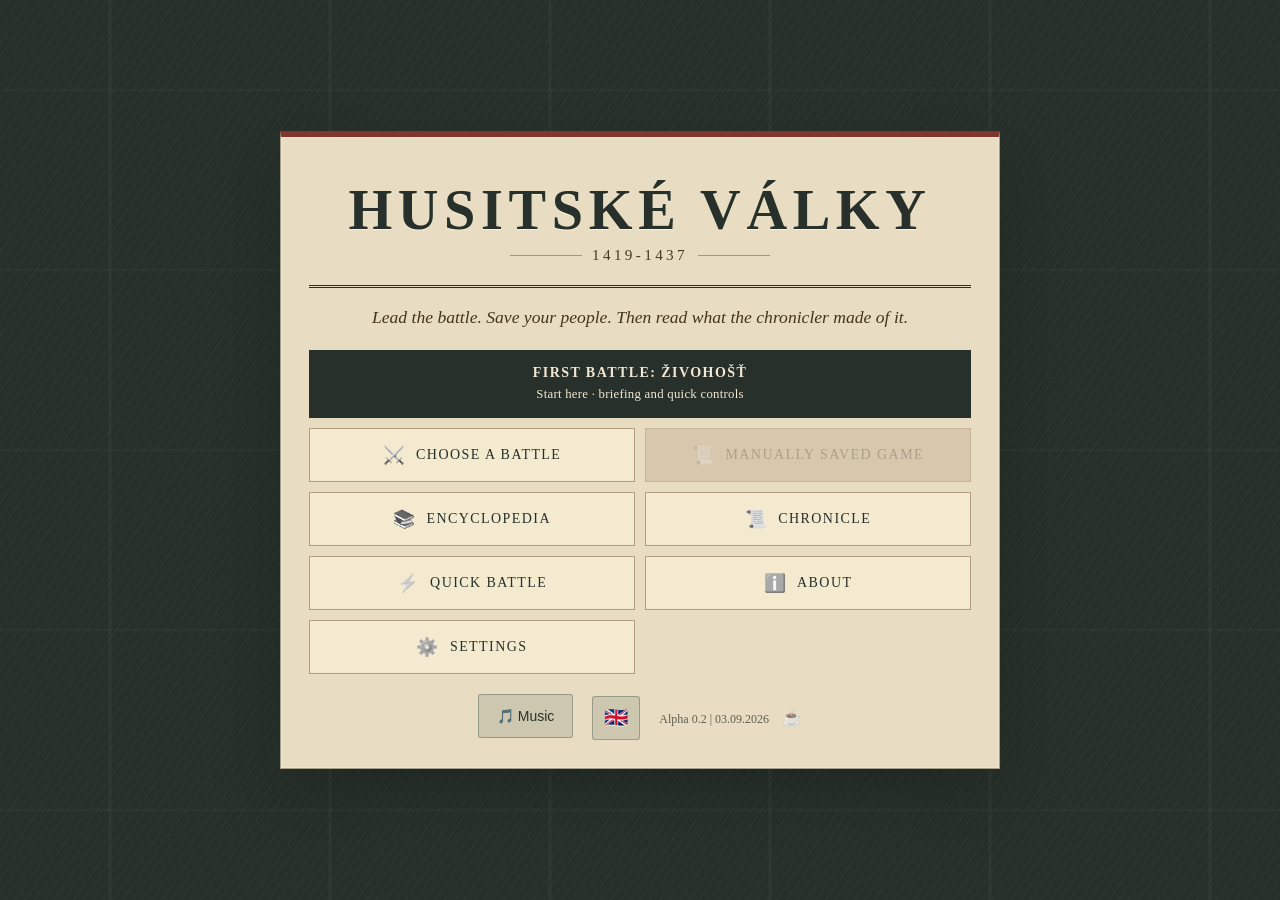
<file: index.html>
<!DOCTYPE html>
<html lang="cs">
<head>
    <meta charset="UTF-8">
    <meta name="viewport" content="width=device-width, initial-scale=1.0, viewport-fit=cover">
    <title>Husitské Války - Tahová Strategie</title>
    <meta name="description" content="Historická tahová strategie o husitských válkách. Veďte husitská vojska Jana Žižky v bitvách 15. století. | Historical turn-based strategy about Hussite Wars. Lead Jan Žižka's armies in 15th century battles.">
    <meta name="keywords" content="husité, husitské války, Jan Žižka, tahová strategie, historická hra, středověk, Čechy, strategy game, turn-based, medieval, Bohemia">
    <meta name="author" content="Josef Šlerka">

    <!-- Open Graph / Facebook -->
    <meta property="og:type" content="website">
    <meta property="og:title" content="Husitské Války - Tahová Strategie">
    <meta property="og:description" content="Historická tahová strategie o husitských válkách. Veďte husitská vojska Jana Žižky v bitvách 15. století.">

    <!-- Twitter -->
    <meta property="twitter:card" content="summary_large_image">
    <meta property="twitter:title" content="Husitské Války - Tahová Strategie">
    <meta property="twitter:description" content="Historická tahová strategie o husitských válkách. Veďte husitská vojska Jana Žižky v bitvách 15. století.">

    <link rel="stylesheet" href="style.css?v=8.12">
</head>
<body class="booting">
    <section id="startup-status" class="startup-status">
        <h1>Husitské války</h1>
        <p id="startup-loading" role="status">Načítání hry… / Loading the game…</p>
        <div id="startup-error" class="hidden" role="alert">
            <h2>Hru se nepodařilo načíst / The game could not load</h2>
            <p>Nepodařilo se načíst překlady. Obnovte stránku a zkontrolujte připojení. Pokud máte stažené soubory, spusťte v jejich složce <code>python3 -m http.server 8000</code> a otevřete <a href="http://localhost:8000">localhost:8000</a>, nikoli samotný index.html.</p>
            <p lang="en">The translations could not load. Reload the page and check your connection. For downloaded files, run the command above in the game folder and open localhost:8000 instead of opening index.html directly.</p>
            <button id="btn-startup-retry" class="btn-primary">Zkusit znovu / Try again</button>
        </div>
        <noscript><p>Hra vyžaduje zapnutý JavaScript. / This game requires JavaScript.</p></noscript>
    </section>
    <!-- Hlavní menu -->
    <div id="main-menu" class="screen">
        <div class="menu-background">
            <div class="menu-content">
                <div class="game-logo">
                    <img src="imgs/novelogo.png" alt="Hussite Wars" class="logo-image">
                    <div class="menu-title-mark">
                        <span class="menu-title-main">Husitské války</span>
                        <span class="menu-title-sub">1419-1437</span>
                    </div>
                </div>

                <p class="menu-promise" data-i18n="onboarding.promise"></p>
                <p class="test-build-notice" data-i18n="deployment.testNotice"></p>
                <nav class="menu-buttons-grid">
                    <button id="btn-first-battle" class="menu-btn primary">
                        <span class="btn-text" data-i18n="onboarding.firstBattle"></span>
                        <span class="first-battle-note" data-i18n="onboarding.firstBattleNote"></span>
                    </button>
                    <button id="btn-resume-auto" class="menu-btn hidden">
                        <span class="btn-text" data-i18n="touch.resumeAuto"></span>
                        <span class="first-battle-note" id="autosave-summary"></span>
                    </button>
                    <button id="btn-new-campaign" class="menu-btn">
                        <span class="btn-icon">⚔️</span>
                        <span class="btn-text" data-i18n="menu.newGame"></span>
                    </button>
                    <button id="btn-continue" class="menu-btn" disabled>
                        <span class="btn-icon">📜</span>
                        <span class="btn-text" data-i18n="touch.manualSave"></span>
                    </button>
                    <button id="btn-encyclopedia" class="menu-btn">
                        <span class="btn-icon">📚</span>
                        <span class="btn-text" data-i18n="menu.encyclopedia"></span>
                    </button>
                    <button id="btn-chronicle" class="menu-btn">
                        <span class="btn-icon">📜</span>
                        <span class="btn-text" data-i18n="menu.chronicle"></span>
                    </button>
                    <button id="btn-quick-battle" class="menu-btn">
                        <span class="btn-icon">⚡</span>
                        <span class="btn-text" data-i18n="menu.quickBattle"></span>
                    </button>
                    <button id="btn-about" class="menu-btn">
                        <span class="btn-icon">ℹ️</span>
                        <span class="btn-text" data-i18n="menu.about"></span>
                    </button>
                    <button id="btn-settings" class="menu-btn">
                        <span class="btn-icon">⚙️</span>
                        <span class="btn-text" data-i18n="menu.settings"></span>
                    </button>
                </nav>

                <p id="save-load-error" class="hidden" role="alert"></p>
                <div class="menu-footer">
                    <button id="btn-menu-music" class="music-btn" data-i18n-title="menu.music">
                        <span data-i18n="menu.music"></span>
                    </button>
                    <button id="btn-language-toggle" class="language-toggle-btn" title="Změnit jazyk / Change Language">
                        <span id="current-lang-flag">🇨🇿</span>
                    </button>
                    <div class="version-info">
                        <span data-i18n="menu.version">Alpha 0.2 | 03.09.2026</span>
                        <a href="https://buymeacoffee.com/josefslerka" target="_blank" class="support-link" title="Podpořit vývoj">☕</a>
                    </div>
                </div>
            </div>
        </div>
    </div>

    <div id="game-container" class="screen hidden">
        <header id="game-header">
            <div class="header-left">
                <img src="imgs/novelogo.png" alt="Hussite Wars" class="header-logo" id="logo-home-btn" title="Zpět na hlavní menu">
            </div>
            <div class="header-center">
                <h1 id="battle-name">Bitva u Sudoměře</h1>
                <span id="battle-date">25. března 1420</span>
                <div id="objective-hud" class="hidden">
                    <span class="objective-hud-icon">🎯</span>
                    <span id="objective-hud-text"></span>
                </div>
                <div id="phase-panel" class="hidden">
                    <span id="phase-icon">⚔</span>
                    <span id="phase-name"></span>
                    <span id="phase-description"></span>
                </div>
            </div>
            <div id="turn-info">
                <span id="current-player"></span>
                <span id="turn-number"></span>
            </div>
        </header>

        <main id="game-main">
            <!-- Minimapa - fixně pozicovaná v rámci game-main -->
            <canvas id="minimap"></canvas>

            <aside id="unit-panel" class="empty-unit-panel">
                <button class="panel-toggle" id="toggle-left" data-i18n-title="onboarding.togglePanel" title="Sbalit / rozbalit postranní panel" aria-controls="unit-info unit-actions">◀</button>
                <h2 data-i18n="game.unit"></h2>
                <div id="unit-info">
                    <p class="no-selection" data-i18n="game.selectUnit"></p>
                </div>
                <div id="unit-actions" class="hidden">
                    <button id="btn-attack" disabled data-i18n="game.attack"></button>
                    <button id="btn-defend" data-i18n="game.defend"></button>
                    <button id="btn-formation" class="hidden"></button>
                    <button id="btn-formation-line" class="hidden"></button>
                    <button id="btn-formation-march" class="hidden"></button>
                    <button id="btn-undo" class="hidden">↩ <span data-i18n="game.undo"></span></button>
                </div>
            </aside>

            <div id="map-container">
                <div id="map-surface">
                    <canvas id="game-canvas" data-i18n-aria-label="touch.battlefield" aria-label="Bojiště"></canvas>
                    <div id="order-marker" class="hidden" aria-hidden="true"></div>
                </div>
                <div id="tooltip" class="hidden"></div>
                <!-- Panel cílů mise -->
                <div id="objectives-panel" class="hidden">
                    <div class="objectives-header">
                        <h3 data-i18n="game.objectivesTitle">Cíle mise</h3>
                        <button id="btn-close-objectives" class="close-btn">&times;</button>
                    </div>
                    <div id="objectives-content">
                        <div class="objective primary">
                            <span class="objective-status">○</span>
                            <span class="objective-text" id="primary-objective"></span>
                        </div>
                        <div id="secondary-objectives"></div>
                    </div>
                </div>
            </div>

            <aside id="info-panel">
                <button class="panel-toggle" id="toggle-right" data-i18n-title="onboarding.togglePanel" title="Sbalit / rozbalit postranní panel" aria-controls="army-overview">▶</button>
                <h2 data-i18n="game.overview">Přehled</h2>
                <div id="army-overview">
                    <div class="army-section hussites" id="hussite-section">
                        <h3>
                            <span class="faction-icon">⚔</span>
                            <span class="faction-name">Husité</span>
                            <span class="faction-count">0/0</span>
                        </h3>
                        <div class="morale-bar" id="hussite-morale" title="">
                            <div class="morale-bar-fill" id="hussite-morale-fill"></div>
                            <span class="morale-bar-text" id="hussite-morale-text"></span>
                        </div>
                        <ul id="hussite-units"></ul>
                    </div>
                    <div class="army-section crusaders" id="crusader-section">
                        <h3>
                            <span class="faction-icon">✝</span>
                            <span class="faction-name">Křižáci</span>
                            <span class="faction-count">0/0</span>
                        </h3>
                        <div class="morale-bar" id="crusader-morale" title="">
                            <div class="morale-bar-fill" id="crusader-morale-fill"></div>
                            <span class="morale-bar-text" id="crusader-morale-text"></span>
                        </div>
                        <ul id="crusader-units"></ul>
                    </div>
                </div>
            </aside>
            <div id="map-tools" role="group" data-i18n-aria-label="touch.camera" aria-label="Pohled na mapu">
                <button id="map-zoom-out" data-i18n-title="touch.zoomOut" data-i18n-aria-label="touch.zoomOut" aria-label="Oddálit">−</button>
                <output id="map-zoom-value" aria-live="off">100%</output>
                <button id="map-zoom-in" data-i18n-title="touch.zoomIn" data-i18n-aria-label="touch.zoomIn" aria-label="Přiblížit">+</button>
                <button id="map-center" data-i18n="touch.center"></button>
                <button id="btn-minimap" data-i18n="touch.overview" aria-controls="minimap" aria-expanded="false"></button>
            </div>
            <section id="battle-order" class="hidden" aria-labelledby="order-title">
                <strong id="order-title"></strong>
                <p id="order-hint"></p>
                <p id="order-outcome" role="status" aria-live="polite"></p>
                <details id="order-details">
                    <summary data-i18n="touch.details"></summary>
                    <div id="order-content"></div>
                </details>
                <div class="order-buttons">
                    <button id="order-cancel" data-i18n="confirm.cancel"></button>
                    <button id="order-confirm"></button>
                </div>
            </section>
        </main>

        <div id="compact-orders">
            <button id="btn-unit-sheet" aria-controls="unit-panel" aria-expanded="false" disabled>
                <span id="compact-unit-name"></span><span data-i18n="touch.orders"></span>
            </button>
            <button id="btn-clear-selection" data-i18n="touch.deselect" disabled></button>
            <button id="btn-next-unit" data-i18n="touch.nextUnit"></button>
            <button id="btn-army-sheet" data-i18n="touch.army" aria-controls="info-panel" aria-expanded="false"></button>
        </div>
        <p id="turn-guidance" class="hidden" role="status" aria-live="polite" aria-atomic="true"></p>
        <p id="autosave-status" class="hidden" role="status" aria-live="polite"></p>
        <footer id="game-footer">
            <div class="footer-main-actions">
                <button id="btn-end-turn" data-i18n="game.endTurn"></button>
                <button id="btn-choral" title="Ktož jsú boží bojovníci - jednorázový bonus +50% útok, -20% obrana na 2 kola">⚔️ <span data-i18n="game.choral"></span></button>
                <button id="btn-objectives" data-i18n-title="game.objectives">☑ <span data-i18n="game.objectives"></span></button>
            </div>
            <div class="footer-log">
                <div id="game-log">
                    <p data-i18n="messages.gameStarted">Hra zahájena. Husité začínají.</p>
                </div>
            </div>
            <div class="footer-menu">
                <button id="btn-menu" class="footer-btn" data-i18n-title="game.menu">☰ <span data-i18n="game.menu"></span></button>
                <div class="dropdown-menu">
                    <button id="btn-save" data-i18n-title="game.save">
                        <span class="btn-icon">💾</span> <span data-i18n="game.save"></span>
                    </button>
                    <button id="btn-load" data-i18n-title="game.load">
                        <span class="btn-icon">📂</span> <span data-i18n="game.load"></span>
                    </button>
                    <div class="dropdown-divider"></div>
                    <button id="btn-sound" title="Zapnout/Vypnout zvuk">
                        <span class="btn-icon">🔊</span> <span data-i18n="game.sound"></span>
                    </button>
                    <button id="btn-help" data-i18n-title="game.help">
                        <span class="btn-icon">❓</span> <span data-i18n="game.help"></span>
                    </button>
                </div>
            </div>
        </footer>
    </div>

    <div id="victory-modal" class="modal hidden">
        <div class="modal-content">
            <h2 id="victory-title">Vítězství!</h2>
            <p id="victory-message"></p>
            <button id="btn-new-game">Nová hra</button>
        </div>
    </div>

    <div id="mission-modal" class="modal hidden">
        <div class="modal-content mission-modal-content">
            <button id="mission-close" class="close-btn">&times;</button>
            <h2 data-i18n="campaign.title">Kampaň: Husitské války</h2>
            <p class="mission-subtitle" data-i18n="campaign.subtitle">1419-1437</p>

            <div id="campaign-reputation" class="campaign-reputation">
                <div class="reputation-heading">
                    <span data-i18n="campaign.reputation.label">Pověst husitských vojsk</span>
                    <strong id="campaign-reputation-value">50</strong>
                </div>
                <div class="reputation-track" aria-hidden="true">
                    <span id="campaign-reputation-fill"></span>
                </div>
                <small id="campaign-reputation-tier"></small>
            </div>

            <!-- Záložky pro akty -->
            <div id="campaign-acts" class="campaign-tabs">
                <button class="act-tab active" data-act="1">
                    <span class="act-name" data-i18n="campaign.act1.name">I. Zrození</span>
                    <span class="act-years" data-i18n="campaign.act1.years">1419-1420</span>
                </button>
                <button class="act-tab" data-act="2">
                    <span class="act-name" data-i18n="campaign.act2.name">II. Žižkova éra</span>
                    <span class="act-years" data-i18n="campaign.act2.years">1421-1424</span>
                </button>
                <button class="act-tab" data-act="3">
                    <span class="act-name" data-i18n="campaign.act3.name">III. Prokopova éra</span>
                    <span class="act-years" data-i18n="campaign.act3.years">1425-1431</span>
                </button>
                <button class="act-tab" data-act="4">
                    <span class="act-name" data-i18n="campaign.act4.name">IV. Konec</span>
                    <span class="act-years" data-i18n="campaign.act4.years">1433-1437</span>
                </button>
            </div>

            <!-- Popis aktu -->
            <div id="act-description" class="act-description">
                <p data-i18n="campaign.act1.description">První léta revoluce. Od defenestrace k obraně Prahy.</p>
            </div>

            <!-- Seznam bitev v aktu -->
            <div id="mission-list"></div>

            <div id="mission-details" class="hidden">
                <div class="mission-info">
                    <h3 id="mission-title" tabindex="-1"></h3>
                    <p id="mission-date" class="mission-date"></p>
                    <p id="mission-description"></p>
                    <div id="mission-tutorial-badge" class="tutorial-badge hidden" data-i18n="mission.tutorialBadge">📖 Tutoriál</div>

                    <div class="mission-briefing">
                        <h4 data-i18n="mission.briefing">Rozkazy</h4>
                        <p id="mission-briefing"></p>
                    </div>

                    <div class="mission-objectives">
                        <h4 data-i18n="onboarding.winGoal">Jak vyhrát</h4>
                        <ul id="mission-objectives-list"></ul>
                    </div>

                    <details id="mission-controls" class="mission-controls">
                        <summary data-i18n="onboarding.controlsTitle">Před prvním tahem</summary>
                        <p data-i18n="onboarding.noRush"></p>
                        <ol>
                            <li data-i18n="onboarding.selectStep"></li>
                            <li data-i18n="onboarding.actionStep"></li>
                            <li data-i18n="onboarding.endStep"></li>
                        </ol>
                        <p class="controls-note" data-i18n="onboarding.helpStep"></p>
                        <p class="touch-help" data-i18n="touch.help"></p>
                    </details>

                    <!-- Historické poznámky -->
                    <div id="mission-history" class="mission-history hidden">
                        <h4 data-i18n="mission.history">Historické poznámky</h4>
                        <div class="history-grid">
                            <div class="history-column">
                                <h5 data-i18n="mission.hussiteSide">Husitská strana</h5>
                                <p id="history-hussite-commanders" class="history-commanders"></p>
                                <p id="history-hussite-strength" class="history-strength"></p>
                            </div>
                            <div class="history-column">
                                <h5 data-i18n="mission.enemySide">Protivník</h5>
                                <p id="history-enemy-commanders" class="history-commanders"></p>
                                <p id="history-enemy-strength" class="history-strength"></p>
                            </div>
                        </div>
                        <div id="history-quote" class="history-quote hidden">
                            <p id="history-quote-text"></p>
                            <cite id="history-quote-source"></cite>
                        </div>
                        <p id="history-reliability" class="history-reliability"></p>
                    </div>
                </div>

                <div class="mission-actions">
                    <button id="btn-back-to-list" class="btn-secondary" data-i18n="mission.backToList">Zpět na seznam</button>
                    <button id="btn-start-mission" class="btn-primary" data-i18n="mission.startMission">Zahájit bitvu</button>
                </div>
            </div>
        </div>
    </div>

    <div id="help-modal" class="modal hidden">
        <div class="modal-content help-modal-content">
            <button id="help-close" class="help-close-btn">&times;</button>
            <h2 data-i18n="menu.encyclopedia">Encyklopedie</h2>

            <div class="help-tabs">
                <button class="help-tab active" data-tab="history" data-i18n="help.tabs.history">Historie</button>
                <button class="help-tab" data-tab="units" data-i18n="help.tabs.units">Jednotky</button>
                <button class="help-tab" data-tab="commanders" data-i18n="help.tabs.commanders">Osobnosti</button>
                <button class="help-tab" data-tab="tactics" data-i18n="help.tabs.tactics">Taktika</button>
                <button class="help-tab" data-tab="terrain" data-i18n="help.tabs.terrain">Terén</button>
                <button class="help-tab" data-tab="rules" data-i18n="help.tabs.rules">Pravidla</button>
                <button class="help-tab" data-tab="controls" data-i18n="help.tabs.controls">Ovládání</button>
                <button class="help-tab" data-tab="about" data-i18n="help.tabs.about">O hře</button>
            </div>

            <div class="help-content">
                <!-- Historie -->
                <div id="tab-history" class="help-tab-content active">
                    <h3>Husitské války (1419-1437)</h3>
                    <div class="history-section">
                        <h4>Příčiny konfliktu</h4>
                        <p>Husitské války vznikly jako reakce na upálení mistra Jana Husa na kostnickém koncilu roku 1415. Hus kritizoval prodej odpustků, bohatství církve a požadoval reformy. Jeho smrt vyvolala v Čechách vlnu odporu proti katolické církvi a římskému králi Zikmundovi Lucemburskému.</p>

                        <h4>Čtyři pražské artikuly</h4>
                        <p>Husité formulovali své požadavky ve čtyřech artikulech: svobodné kázání slova božího, přijímání pod obojí způsobou (kalich), zákaz světského panování kněží a trestání smrtelných hříchů. Kalich se stal symbolem husitského hnutí.</p>

                        <h4>Křížové výpravy</h4>
                        <p>Proti husitům bylo vyhlášeno celkem pět křížových výprav (1420, 1421, 1422, 1427, 1431). Všechny skončily porážkou křižáků. Husité pod vedením Jana Žižky a později Prokopa Holého vyvinuli revoluční vojenskou taktiku založenou na vozové hradbě a palných zbraních.</p>

                        <h4>Konec válek</h4>
                        <p>Husitské hnutí se postupně rozštěpilo na umírněné (kališníky) a radikály (tábority, sirotky). Roku 1434 v bitvě u Lipan porazili umírnění radikály. Války skončily roku 1436 basilejskými kompaktáty, která uznala přijímání pod obojí.</p>
                    </div>
                </div>

                <!-- Jednotky -->
                <div id="tab-units" class="help-tab-content">
                    <h3 data-i18n="encyclopedia.unitsTitle">Jednotky v bitvě</h3>
                    <div id="help-units-list"></div>
                </div>

                <!-- Osobnosti -->
                <div id="tab-commanders" class="help-tab-content">
                    <h3>Významné osobnosti</h3>

                    <h4 class="faction-header hussite-header">Husitští velitelé</h4>
                    <div class="commanders-list">
                        <div class="commander-card hussite">
                            <h4>Jan Žižka z Trocnova</h4>
                            <p class="commander-years">asi 1360 - 1424</p>
                            <p>Geniální vojevůdce, který nikdy neprohrál bitvu. Pocházel z drobné šlechty, bojoval jako žoldnéř v Polsku, podle pozdější tradice snad i ve službách anglického krále. Po oslepnutí (nejprve na jedno, později na obě oči) vedl husitská vojska jen podle hlášení pobočníků. Vytvořil vozovou hradbu - revoluční taktiku, která změnila způsob válčení v Evropě.</p>
                        </div>
                        <div class="commander-card hussite">
                            <h4>Prokop Holý (Veliký)</h4>
                            <p class="commander-years">asi 1380 - 1434</p>
                            <p>Kněz a vojevůdce, vůdce táborských husitů po Žižkově smrti. Vedl spanilé jízdy do okolních zemí a porazil další křížové výpravy. Padl v bitvě u Lipan, kde se husité obrátili proti sobě.</p>
                        </div>
                        <div class="commander-card hussite">
                            <h4>Jan Roháč z Dubé</h4>
                            <p class="commander-years">asi 1400 - 1437</p>
                            <p>Poslední husitský hejtman, věrný Žižkův pobočník. Po Lipanech odmítl přijmout kompaktáta a bránil hrad Sion. Po jeho dobytí byl s 52 druhy popraven v Praze - poslední oběť husitských válek.</p>
                        </div>
                        <div class="commander-card hussite">
                            <h4>Jan Želivský</h4>
                            <p class="commander-years">? - 1422</p>
                            <p>Radikální pražský kazatel a demagog. Vedl průvod k Novoměstské radnici, kde došlo k první pražské defenestraci. Stal se vůdcem pražské chudiny, ale nebyl voják. Popraven roku 1422 na Staroměstské radnici.</p>
                        </div>
                        <div class="commander-card hussite">
                            <h4>Hynek Krušina z Lichtenburka</h4>
                            <p class="commander-years">asi 1395 - 1454</p>
                            <p>Mladý husitský hejtman z mocného rodu Lichtenburků. Vedl husitské vojsko k vítězství u Vyšehradu roku 1420. Později přešel k umírněným a bojoval u Lipan proti táborům.</p>
                        </div>
                        <div class="commander-card hussite">
                            <h4>Diviš Bořek z Miletínka</h4>
                            <p class="commander-years">? - 1438</p>
                            <p>Hejtman orebských husitů a věrný Žižkův spolubojovník. Bojoval v mnoha bitvách včetně Hořic roku 1423. Po Žižkově smrti se orebité přejmenovali na sirotky na jeho počest.</p>
                        </div>
                        <div class="commander-card hussite">
                            <h4>Hynek z Poděbrad</h4>
                            <p class="commander-years">? - 1426</p>
                            <p>Moravský šlechtic a spojenec orebitů. Strýc Jiřího z Poděbrad, budoucího českého krále - Jiříkovým otcem byl Hynkův bratr Viktorin Boček z Kunštátu. U Malešova roku 1424 padl do zajetí.</p>
                        </div>
                    </div>

                    <h4 class="faction-header crusader-header">Katoličtí a křižáčtí velitelé</h4>
                    <div class="commanders-list">
                        <div class="commander-card crusader">
                            <h4>Zikmund Lucemburský</h4>
                            <p class="commander-years">1368 - 1437</p>
                            <p>Římský a uherský král, později císař Svaté říše římské. Syn Karla IV., odpovědný za upálení Jana Husa. Organizoval pět křížových výprav proti husitům. Nakonec byl roku 1436 přijat za českého krále po přijetí kompaktát.</p>
                        </div>
                        <div class="commander-card crusader">
                            <h4>Kardinál Cesarini</h4>
                            <p class="commander-years">1398 - 1444</p>
                            <p>Papežský legát, který vedl pátou křížovou výpravu roku 1431. U Domažlic jeho vojsko uprchlo, aniž by spatřilo nepřítele - stačil zvuk husitského chorálu. Ztratil při útěku kardinálský klobouk.</p>
                        </div>
                        <div class="commander-card crusader">
                            <h4>Fridrich IV. Saský (Bojovný)</h4>
                            <p class="commander-years">1370 - 1428</p>
                            <p>Míšeňský markrabě a od roku 1423 saský kurfiřt. Roku 1426 jeho vojsko podniklo velkou křížovou výpravu, která skončila katastrofální porážkou u Ústí nad Labem - jednou z největších porážek křižáků.</p>
                        </div>
                        <div class="commander-card crusader">
                            <h4>Filippo Scolari (Pipo Spano)</h4>
                            <p class="commander-years">1369 - 1426</p>
                            <p>Florentský obchodník a kondotiér ve službách krále Zikmunda. Stal se jedním z jeho nejschopnějších vojevůdců. Vedl uherské vojsko při tažení do Čech, ale proti vozové hradbě jeho jízdní taktika selhávala.</p>
                        </div>
                        <div class="commander-card crusader">
                            <h4>Bohuslav ze Švamberka</h4>
                            <p class="commander-years">? - 1425</p>
                            <p>Jihočeský katolický šlechtic a hejtman královského landfrýdu. Vedl 2000 jezdců proti 400 husitům u Sudoměře, kde utrpěl zdrcující porážku. Roku 1421 ho husité zajali na hradě Krasíkově - poté přestoupil ke kališnictví a padl roku 1425 jako táborský hejtman při obléhání Retzu.</p>
                        </div>
                        <div class="commander-card crusader">
                            <h4>Čeněk z Vartenberka</h4>
                            <p class="commander-years">asi 1380 - 1425</p>
                            <p>Nejvyšší purkrabí pražský. Zpočátku sympatizoval s husity a pomohl jim obsadit Pražský hrad, ale po radikalizaci hnutí přešel ke katolíkům. U Hořic roku 1423 utrpěl porážku od Žižky.</p>
                        </div>
                    </div>
                </div>

                <!-- Taktika -->
                <div id="tab-tactics" class="help-tab-content">
                    <h3>Husitská vojenská taktika</h3>
                    <div class="tactics-section">
                        <h4>Vozová hradba</h4>
                        <p>Revoluční taktika, která změnila válečnictví. Těžké selské vozy byly upraveny pro boj - okované, s dřevěnými štíty, střílnami a háky na spojování. V bitvě vytvořily mobilní pevnost, ze které střelci decimovali útočící jízdu. Vozy se daly rychle spojit do kruhu nebo čtverce.</p>

                        <h4>Palné zbraně</h4>
                        <p>Husité byli průkopníky v masovém použití palných zbraní v polních bitvách. Hákovnice, píšťaly, houfnice a tarasnice dávaly jejich vojsku devastující palebnou sílu. Hluk a kouř také děsil koně nepřátelské jízdy.</p>

                        <h4>Kombinace zbraní</h4>
                        <p>Husitské vojsko kombinovalo různé typy jednotek: střelci za vozy vedli palbu, cepníci a sudličníci bránili mezery mezi vozy, jízda prováděla výpady a pronásledovala prchající nepřátele.</p>

                        <h4>Využití terénu</h4>
                        <p>Žižka mistrně využíval terén. U Sudoměře postavil vozy na hrázi mezi rybníky, u Vítkova bránil strmý kopec. Husité vždy hledali výhodnou pozici a nutili nepřítele útočit do kopce nebo přes překážky.</p>

                        <h4>Psychologická válka</h4>
                        <p>Husitský chorál "Ktož jsú boží bojovníci" byl zpíván před bitvou a během pochodu. Jeho zvuk děsil nepřátele natolik, že u Domažlic křižácké vojsko uprchlo, aniž by spatřilo jediného husitu.</p>
                    </div>
                </div>

                <div id="tab-terrain" class="help-tab-content">
                    <h3>Typy terénu</h3>
                    <div class="terrain-list">
                        <div class="terrain-item">
                            <div class="terrain-icon plains"></div>
                            <div class="terrain-info">
                                <strong>Pláně</strong>
                                <p>Základní terén bez bonusů. Snadný pohyb.</p>
                            </div>
                        </div>
                        <div class="terrain-item">
                            <div class="terrain-icon forest"></div>
                            <div class="terrain-info">
                                <strong>Les</strong>
                                <p>+2 obrana. Zpomaluje pohyb.</p>
                            </div>
                        </div>
                        <div class="terrain-item">
                            <div class="terrain-icon hills"></div>
                            <div class="terrain-info">
                                <strong>Kopce</strong>
                                <p>+3 obrana. Zpomaluje pohyb.</p>
                            </div>
                        </div>
                        <div class="terrain-item">
                            <div class="terrain-icon water"></div>
                            <div class="terrain-info">
                                <strong>Voda</strong>
                                <p>Neprůchodná. Tvoří přirozené překážky.</p>
                            </div>
                        </div>
                        <div class="terrain-item">
                            <div class="terrain-icon town"></div>
                            <div class="terrain-info">
                                <strong>Město</strong>
                                <p>+4 obrana. Strategická pozice.</p>
                            </div>
                        </div>
                        <div class="terrain-item">
                            <div class="terrain-icon road"></div>
                            <div class="terrain-info">
                                <strong>Cesta</strong>
                                <p>Rychlejší pohyb. Bez obranných bonusů.</p>
                            </div>
                        </div>
                        <div class="terrain-item">
                            <div class="terrain-icon dam"></div>
                            <div class="terrain-info">
                                <strong>Hráz</strong>
                                <p>+2 obrana. Úzký průchod mezi rybníky.</p>
                            </div>
                        </div>
                        <div class="terrain-item">
                            <div class="terrain-icon mud"></div>
                            <div class="terrain-info">
                                <strong>Bahno</strong>
                                <p>Zpomaluje pohyb. Obtížný terén pro jízdu.</p>
                            </div>
                        </div>
                        <div class="terrain-item">
                            <div class="terrain-icon slope"></div>
                            <div class="terrain-info">
                                <strong>Svah</strong>
                                <p>+1 obrana při obraně. Bonus pro útočníka shora.</p>
                            </div>
                        </div>
                    </div>
                </div>

                <div id="tab-rules" class="help-tab-content">
                    <h3>Pravidla boje</h3>
                    <div class="rules-section">
                        <h4>Průběh tahu</h4>
                        <p>Každá jednotka může v jednom tahu provést pohyb a útok (nebo pouze jedno z toho). Po dokončení akcí klikněte na "Ukončit tah".</p>
                    </div>
                    <div class="rules-section">
                        <h4>Výpočet poškození</h4>
                        <p>Poškození = Útok jednotky - Obrana cíle. Minimální poškození je 5. Terén přidává bonus k obraně.</p>
                    </div>
                    <div class="rules-section">
                        <h4>Speciální schopnosti</h4>
                        <ul>
                            <li><strong>Náraz (Charge):</strong> +50% poškození při útoku po pohybu</li>
                            <li><strong>Proti jízdě:</strong> +50% poškození proti kavalerii</li>
                            <li><strong>Drtivý úder:</strong> +30% poškození proti obrněným</li>
                            <li><strong>Vozová hradba:</strong> +3 obrana za každý sousední vůz</li>
                            <li><strong>Dosah:</strong> Útok přes spojeneckou jednotku</li>
                            <li><strong>Plošný útok:</strong> Zasáhne všechny nepřátele v dosahu</li>
                            <li><strong>Rychlá palba:</strong> 2 útoky za tah (75% poškození)</li>
                            <li><strong>Děsivý:</strong> Může vyděsit nepřítele (-2 útok)</li>
                        </ul>
                    </div>
                    <div class="rules-section">
                        <h4>Podmínky vítězství</h4>
                        <p>Zničte všechny nepřátelské jednotky nebo dosáhněte cíle mise.</p>
                    </div>
                    <div class="rules-section">
                        <h4>Chorál "Ktož jsú boží bojovníci"</h4>
                        <p>Jednorázová schopnost aktivovaná tlačítkem. Poskytuje všem husitským jednotkám <strong>+50% útok</strong>, ale <strong>-20% obrana</strong> na 2 kola. Použijte ve správný okamžik pro rozhodující útok!</p>
                    </div>
                    <div class="rules-section">
                        <h4>Pasivní regenerace</h4>
                        <p>Jednotky vedle vozové hradby nebo v městě se na konci tahu léčí o <strong>+10 HP</strong>. Maximálně do 50% původního zdraví. Každá jednotka může regenerovat pouze jednou za bitvu.</p>
                    </div>
                    <div class="rules-section">
                        <h4>Formace vozové hradby</h4>
                        <ul>
                            <li><strong>Linie vozů:</strong> 3+ vozy vedle sebe dostávají +10% obrana navíc</li>
                            <li><strong>Střílny:</strong> Střelci vedle vozu dostávají +5 útok a +10% obrana</li>
                            <li><strong>Průlom:</strong> Při zničení vozu sousední vozy ztratí formační bonus na 1 kolo</li>
                        </ul>
                    </div>
                    <div class="rules-section">
                        <h4>Mlha války</h4>
                        <p>Vidíte pouze oblast kolem svých jednotek. Neprozkoumané oblasti jsou tmavé, prozkoumané ale neviditelné jsou šedé.</p>
                        <ul>
                            <li><strong>Zvěd:</strong> Vidí na 6 hexů - nejlepší průzkumník</li>
                            <li><strong>Střelci:</strong> Vidí na 4 hexy</li>
                            <li><strong>Jízda (lehká):</strong> Vidí na 4 hexy</li>
                            <li><strong>Pěchota:</strong> Vidí na 3 hexy</li>
                            <li><strong>Těžká jízda:</strong> Vidí na 3 hexy (omezení helmy)</li>
                            <li><strong>Dělostřelectvo a vozy:</strong> Vidí na 3 hexy</li>
                            <li><strong>Velitel:</strong> Vidí na 4 hexy</li>
                        </ul>
                        <p><strong>Terénní modifikátory:</strong></p>
                        <ul>
                            <li><strong>Na kopci:</strong> +1 k viditelnosti</li>
                            <li><strong>V lese:</strong> -1 k viditelnosti</li>
                            <li><strong>Vidění do lesa:</strong> Pouze na 2 hexy (pokud nejste sami v lese)</li>
                        </ul>
                    </div>
                    <div class="rules-section">
                        <h4>Zvěd - speciální jednotka</h4>
                        <p>Lehký jezdec specializovaný na průzkum bojiště.</p>
                        <ul>
                            <li><strong>Průzkum:</strong> Vidí na 6 hexů - nejlepší viditelnost ze všech jednotek</li>
                            <li><strong>Rychlý únik:</strong> Po přežití útoku se může zdarma přesunout o 2 hexy pryč</li>
                            <li><strong>Skrytý pohyb:</strong> V lese nebo na kopci ho nepřítel vidí jen na 2 hexy</li>
                            <li><strong>Odhalení:</strong> Může odhalit skryté nepřátelské jednotky</li>
                        </ul>
                        <p><strong>Omezení:</strong> Slabý v boji (-50% útoku proti pěchotě v obranné pozici), max 2 zvědi na bitvu.</p>
                    </div>
                    <div class="rules-section">
                        <h4>Morální zlom</h4>
                        <p>Když armáda utrpí kritické ztráty, její morálka se zhroutí a jednotky začnou prchat z bojiště.</p>
                        <ul>
                            <li><strong>Pád velitele:</strong> Smrt velitele způsobí okamžitý morální zlom</li>
                            <li><strong>Těžké ztráty:</strong> Ztráta 60%+ armády spustí morální zlom</li>
                            <li><strong>Panika:</strong> Když prchá více než polovina jednotek</li>
                            <li><strong>Útěk:</strong> Prchající jednotky na okraji mapy uprchnou z bojiště</li>
                        </ul>
                    </div>
                </div>

                <div id="tab-controls" class="help-tab-content">
                    <p class="touch-help" data-i18n="touch.help"></p>
                    <h3>Ovládání</h3>
                    <div class="controls-list">
                        <div class="control-item">
                            <span class="control-key">Levé tlačítko myši</span>
                            <span class="control-desc">Výběr jednotky / Pohyb / Útok</span>
                        </div>
                        <div class="control-item">
                            <span class="control-key">Pravé tlačítko myši</span>
                            <span class="control-desc">Zrušení výběru</span>
                        </div>
                        <div class="control-item">
                            <span class="control-key">Kolečko myši</span>
                            <span class="control-desc">Přiblížení / Oddálení mapy</span>
                        </div>
                        <div class="control-item">
                            <span class="control-key">Tažení myší</span>
                            <span class="control-desc">Posun mapy</span>
                        </div>
                        <div class="control-item">
                            <span class="control-key">Minimapa</span>
                            <span class="control-desc">Kliknutím rychle přesunete pohled</span>
                        </div>
                        <div class="control-item">
                            <span class="control-key">Tab</span>
                            <span class="control-desc">Další jednotka (která může jednat)</span>
                        </div>
                        <div class="control-item">
                            <span class="control-key">Enter / Mezerník</span>
                            <span class="control-desc">Ukončit tah (když všechny jednaly)</span>
                        </div>
                        <div class="control-item">
                            <span class="control-key">D</span>
                            <span class="control-desc">Obranný postoj</span>
                        </div>
                        <div class="control-item">
                            <span class="control-key">Escape</span>
                            <span class="control-desc">Zrušit akci / Zavřít menu</span>
                        </div>
                    </div>
                </div>

                <!-- O hře -->
                <div id="tab-about" class="help-tab-content">
                    <h3>Husitské války - Tahová strategie</h3>

                    <div class="about-section">
                        <p class="about-version">Verze: <strong>Alpha 0.2</strong> (3. září 2026)</p>
                        <p>Historická tahová strategická hra zasazená do období husitských válek (1419-1437).</p>
                    </div>

                    <div class="about-section credits">
                        <h4>📜 Credits</h4>
                        <p><strong>Design & Development:</strong> Josef Šlerka</p>
                        <p><strong>Historical Research:</strong> Odborná literatura o husitských válkách</p>
                        <p><strong>Beta Testing:</strong> TBD</p>
                    </div>

                    <div class="about-section contact">
                        <h4>📧 Kontakt</h4>
                        <p><strong>Email:</strong> <a href="mailto:josef.slerka@gmail.com">josef.slerka@gmail.com</a></p>
                        <p><strong>GitHub Issues:</strong> Po publikování na GitHub</p>
                    </div>

                    <div class="about-section support-section">
                        <h4>💝 Podpořit vývoj</h4>
                        <p>Líbí se vám hra? Pomozte podpořit další vývoj!</p>
                        <a href="https://buymeacoffee.com/josefslerka" target="_blank" class="coffee-button">
                            ☕ Buy Me a Coffee
                        </a>
                    </div>

                    <div class="about-section license">
                        <h4>📄 License</h4>
                        <p><strong>MIT License</strong> - Open source projekt. Můžete hru volně používat, modifikovat a distribuovat za podmínek MIT licence.</p>
                        <p class="about-copyright">Copyright © 2026 Josef Šlerka</p>
                    </div>

                    <div class="about-section tech">
                        <h4>🛠️ Technologie</h4>
                        <p>Vanilla JavaScript (ES6+), HTML5 Canvas, CSS3 - žádné závislosti</p>
                    </div>
                </div>
            </div>
        </div>
    </div>

    <!-- Pause Menu -->
    <div id="pause-modal" class="modal hidden">
        <div class="modal-content pause-modal-content">
            <button id="pause-close" class="close-btn">&times;</button>
            <h2 data-i18n="pause.title">Hra pozastavena</h2>
            <p class="test-build-notice" data-i18n="deployment.testNotice"></p>
            <div class="pause-buttons">
                <button id="btn-resume" class="menu-btn primary">
                    <span class="btn-icon">▶️</span>
                    <span class="btn-text" data-i18n="pause.resume">Pokračovat</span>
                </button>
                <button id="btn-pause-objectives" class="menu-btn">
                    <span class="btn-icon">🎯</span>
                    <span class="btn-text" data-i18n="pause.objectives">Cíle mise</span>
                </button>
                <button id="btn-pause-save" class="menu-btn">
                    <span class="btn-icon">💾</span>
                    <span class="btn-text" data-i18n="pause.save">Uložit hru</span>
                </button>
                <button id="btn-pause-load" class="menu-btn">
                    <span class="btn-icon">📂</span>
                    <span class="btn-text" data-i18n="pause.load">Načíst hru</span>
                </button>
                <button id="btn-pause-settings" class="menu-btn">
                    <span class="btn-icon">⚙️</span>
                    <span class="btn-text" data-i18n="pause.settings">Nastavení</span>
                </button>
                <button id="btn-pause-help" class="menu-btn">
                    <span class="btn-icon">❓</span>
                    <span class="btn-text" data-i18n="pause.help">Nápověda</span>
                </button>
                <button id="btn-quit-to-menu" class="menu-btn danger">
                    <span class="btn-icon">🚪</span>
                    <span class="btn-text" data-i18n="pause.mainMenu">Hlavní menu</span>
                </button>
            </div>
        </div>
    </div>

    <!-- Settings Modal -->
    <div id="settings-modal" class="modal hidden">
        <div class="modal-content settings-modal-content">
            <button id="settings-close" class="close-btn">&times;</button>
            <h2 data-i18n="settings.title">Nastavení</h2>

            <div class="settings-section">
                <h3 data-i18n="settings.language">Jazyk</h3>
                <div class="setting-item">
                    <label for="language-select" data-i18n="settings.language">Jazyk</label>
                    <select id="language-select">
                        <option value="cs" data-i18n="settings.languageCzech">Čeština</option>
                        <option value="en" data-i18n="settings.languageEnglish">English</option>
                    </select>
                </div>
            </div>

            <div class="settings-section">
                <h3 data-i18n="settings.soundSection">Zvuk</h3>
                <div class="setting-item">
                    <label for="sound-enabled" data-i18n="settings.soundEnabled">Zvukové efekty</label>
                    <input type="checkbox" id="sound-enabled" checked>
                </div>
                <div class="setting-item">
                    <label for="sound-volume" data-i18n="settings.soundVolume">Hlasitost</label>
                    <input type="range" id="sound-volume" min="0" max="100" value="70">
                </div>
            </div>

            <div class="settings-section">
                <h3 data-i18n="settings.difficulty">Obtížnost</h3>
                <div class="setting-item">
                    <label for="difficulty-level" data-i18n="settings.difficulty">Obtížnost</label>
                    <select id="difficulty-level">
                        <option value="beginner" selected data-i18n="settings.difficultyBeginner"></option>
                        <option value="advanced" data-i18n="settings.difficultyAdvanced"></option>
                    </select>
                </div>
                <p class="setting-description">
                    <strong data-i18n="settings.difficultyBeginner"></strong><br>
                    <strong data-i18n="settings.difficultyAdvanced"></strong>
                </p>
            </div>

            <div class="settings-section">
                <h3 data-i18n="settings.gameSection">Hra</h3>
                <div class="setting-item">
                    <label for="ai-speed" data-i18n="settings.aiSpeed">Rychlost AI</label>
                    <select id="ai-speed">
                        <option value="fast" data-i18n="settings.aiSpeedFast"></option>
                        <option value="normal" selected data-i18n="settings.aiSpeedNormal"></option>
                        <option value="slow" data-i18n="settings.aiSpeedSlow"></option>
                    </select>
                </div>
                <div class="setting-item">
                    <label for="show-damage" data-i18n="settings.showDamage"></label>
                    <input type="checkbox" id="show-damage" checked>
                </div>
                <div class="setting-item">
                    <label for="confirm-end-turn" data-i18n="settings.confirmEndTurn"></label>
                    <input type="checkbox" id="confirm-end-turn">
                </div>
            </div>

            <div class="settings-actions">
                <button id="btn-settings-save" class="btn-primary" data-i18n="settings.save"></button>
                <button id="btn-settings-cancel" class="btn-secondary" data-i18n="settings.cancel"></button>
            </div>
        </div>
    </div>

    <!-- Game Over Modal -->
    <div id="gameover-modal" class="modal hidden" role="dialog" aria-modal="true" aria-labelledby="gameover-title">
        <div class="modal-content gameover-modal-content">
            <div id="gameover-scroll">
                <div id="gameover-banner"></div>
                <h2 id="gameover-title" tabindex="-1">Konec bitvy</h2>
                <h3 id="gameover-reason-heading" class="hidden" data-i18n="onboarding.resultReason">Proč bitva skončila</h3>
                <p id="gameover-reason" class="gameover-reason hidden"></p>
                <p id="gameover-message"></p>
                <div id="gameover-act-summary" class="gameover-act-summary hidden"></div>

                <!-- Rychlé hodnocení -->
                <div id="gameover-rating">
                    <div class="rating-item">
                        <span class="rating-label" data-i18n="gameover.enemies">Nepřátelé</span>
                        <span class="rating-value" id="rating-enemies">0/0</span>
                    </div>
                    <div class="rating-item">
                        <span class="rating-label" data-i18n="gameover.unitsLost">Ztráty</span>
                        <span class="rating-value" id="rating-losses">0</span>
                    </div>
                    <div class="rating-item">
                        <span class="rating-label" data-i18n="gameover.turns">Kol</span>
                        <span class="rating-value" id="rating-turns">0</span>
                    </div>
                </div>

                <!-- WP2a: Vy vs. kronika -->
                <div id="gameover-chronicle" class="gameover-chronicle hidden">
                    <div class="chronicle-line" id="chronicle-yours"></div>
                    <div class="chronicle-line chronicle-says" id="chronicle-says"></div>
                    <div class="chronicle-note" id="chronicle-note"></div>
                </div>

                <!-- Dvousloupcové tělo: vlevo statistiky, vpravo cíle + trivia -->
                <div class="gameover-columns">
                    <div class="gameover-col">
                        <div class="gameover-stats">
                            <h3 data-i18n="gameover.details">Podrobnosti</h3>

                            <!-- Bojové statistiky -->
                            <div class="stats-section">
                                <div class="stat-row">
                                    <span data-i18n="gameover.totalDamage">🎯 Způsobené poškození:</span>
                                    <span id="stat-total-damage">0</span>
                                </div>
                                <div class="stat-row">
                                    <span data-i18n="gameover.damageTaken">🛡️ Obdržené poškození:</span>
                                    <span id="stat-damage-taken">0</span>
                                </div>
                                <div class="stat-row">
                                    <span data-i18n="gameover.avgHealth">❤️ Průměrné zdraví:</span>
                                    <span id="stat-avg-health">0%</span>
                                </div>
                                <div class="stat-row">
                                    <span data-i18n="gameover.durationLabel">⏱️ Doba hry:</span>
                                    <span id="stat-duration">0:00</span>
                                </div>
                            </div>

                            <!-- Nejlepší jednotka -->
                            <div id="stats-mvp" class="stats-section stats-mvp hidden">
                                <h4 data-i18n="gameover.mvp">Hrdina bitvy</h4>
                                <div class="mvp-card">
                                    <span class="mvp-icon" id="stat-mvp-icon">⚔</span>
                                    <div class="mvp-info">
                                        <span class="mvp-name" id="stat-mvp-name">-</span>
                                        <span class="mvp-stats" id="stat-mvp-stats">0 zásahů</span>
                                    </div>
                                </div>
                            </div>
                        </div>
                    </div>

                    <div class="gameover-col">
                        <div id="gameover-secondary-objectives" class="hidden"></div>

                        <!-- Věděli jste, že...? - zobrazí se po vítězství -->
                        <div id="gameover-trivia" class="gameover-trivia hidden">
                            <h4 data-i18n="gameover.trivia">Věděli jste, že...?</h4>
                            <p id="gameover-trivia-text"></p>
                        </div>
                    </div>
                </div>

            </div>
            <div class="gameover-buttons">
                <button id="btn-retry" class="menu-btn">
                    <span class="btn-icon">🔄</span>
                    <span class="btn-text" data-i18n="gameover.retry">Zkusit znovu</span>
                </button>
                <button id="btn-next-mission" class="menu-btn primary hidden">
                    <span class="btn-icon">➡️</span>
                    <span class="btn-text" data-i18n="gameover.nextMission">Další mise</span>
                </button>
                <button id="btn-gameover-chronicle" class="menu-btn hidden">
                    <span class="btn-text" data-i18n="onboarding.readChronicle">Vaše kronika</span>
                </button>
                <button id="btn-gameover-menu" class="menu-btn">
                    <span class="btn-icon">🏠</span>
                    <span class="btn-text" data-i18n="gameover.mainMenu">Hlavní menu</span>
                </button>
            </div>
        </div>
    </div>

    <!-- WP2b: Kronika - nespolehlivý vypravěč -->
    <div id="chronicle-modal" class="modal hidden" role="dialog" aria-modal="true" aria-labelledby="chronicle-title">
        <div class="modal-content help-modal-content">
            <button id="chronicle-close" class="help-close-btn" data-i18n="chronicle.close">Zavřít</button>
            <h2 id="chronicle-title" data-i18n="menu.chronicle">Kronika</h2>
            <p class="chronicle-subtitle" data-i18n="chronicle.subtitle"></p>
            <div class="chronicle-toolbar">
                <p id="chronicle-summary"></p>
                <button id="chronicle-export" class="btn-secondary" data-i18n="chronicle.export" disabled>Stáhnout kroniku</button>
            </div>
            <p class="chronicle-export-hint" data-i18n="chronicle.exportHint"></p>
            <p id="chronicle-export-status" class="chronicle-export-hint" role="status"></p>
            <div id="chronicle-list" class="help-content"></div>
        </div>
    </div>

    <!-- AI Thinking Indicator (klik = přeskočit/zrychlit tah AI) -->
    <div id="ai-thinking" class="ai-thinking hidden" role="button" tabindex="0"
         data-i18n-title="game.skipAiHint" title="Klikni pro zrychlení tahů křižáků">
        <div class="ai-thinking-spinner"></div>
        <span class="ai-thinking-text">Křižáci přemýšlí...</span>
        <span class="ai-thinking-skip" data-i18n="game.skipAiTurn">▶▶ přeskočit</span>
    </div>

    <!-- Tutorial Modal -->
    <div id="tutorial-modal" class="modal hidden">
        <div class="modal-content tutorial-modal-content">
            <button id="tutorial-close" class="close-btn">&times;</button>
            <div class="tutorial-speaker">
                <div class="tutorial-portrait">⚔</div>
                <span class="tutorial-speaker-name">Jan Žižka</span>
            </div>
            <h2 id="tutorial-title">Vítej, bojovníku!</h2>
            <p id="tutorial-text">Text tutoriálu...</p>
            <div class="tutorial-actions">
                <button id="tutorial-continue" class="btn-primary" data-i18n="tutorial.continue">Pokračovat</button>
            </div>
        </div>
    </div>

    <!-- Custom Confirm Dialog -->
    <div id="confirm-modal" class="modal hidden" role="dialog" aria-modal="true" aria-labelledby="confirm-title" aria-describedby="confirm-message">
        <div class="modal-overlay"></div>
        <div class="modal-content confirm-dialog">
            <div class="confirm-icon">⚠️</div>
            <h2 id="confirm-title" data-i18n="confirm.title">Potvrzení</h2>
            <p id="confirm-message" data-i18n="confirm.message">Opravdu chcete provést tuto akci?</p>
            <div class="confirm-buttons">
                <button id="confirm-cancel" class="menu-btn">
                    <span class="btn-text" data-i18n="confirm.cancel">Zrušit</span>
                </button>
                <button id="confirm-ok" class="menu-btn primary">
                    <span class="btn-text" data-i18n="confirm.ok">Potvrdit</span>
                </button>
            </div>
        </div>
    </div>

    <!-- About Modal -->
    <div id="about-modal" class="modal hidden">
        <div class="modal-content about-modal-content">
            <button id="about-close" class="close-btn">&times;</button>
            <h2>O hře</h2>

            <div class="about-section">
                <h3>Husitské války - Tahová strategie</h3>
                <p class="about-version">Verze: <strong>Alpha 0.2</strong> (3. září 2026)</p>
                <p>Historická tahová strategická hra zasazená do období husitských válek (1419-1437).</p>
            </div>

            <div class="about-section credits">
                <h4>📜 Credits</h4>
                <p><strong>Design & Development:</strong> Josef Šlerka</p>
                <p><strong>Historical Research:</strong> Odborná literatura o husitských válkách</p>
                <p><strong>Beta Testing:</strong> TBD</p>
            </div>

            <div class="about-section contact">
                <h4>📧 Kontakt</h4>
                <p><strong>Email:</strong> <a href="mailto:josef.slerka@gmail.com">josef.slerka@gmail.com</a></p>
                <p><strong>GitHub Issues:</strong> Po publikování na GitHub</p>
            </div>

            <div class="about-section support-section">
                <h4>💝 Podpořit vývoj</h4>
                <p>Líbí se vám hra? Pomozte podpořit další vývoj!</p>
                <a href="https://buymeacoffee.com/josefslerka" target="_blank" class="coffee-button">
                    ☕ Buy Me a Coffee
                </a>
            </div>

            <div class="about-section license">
                <h4>📄 License</h4>
                <p><strong>MIT License</strong> - Open source projekt. Můžete hru volně používat, modifikovat a distribuovat za podmínek MIT licence.</p>
                <p class="about-copyright">Copyright © 2026 Josef Šlerka</p>
            </div>

            <div class="about-section tech">
                <h4>🛠️ Technologie</h4>
                <p>Vanilla JavaScript (ES6+), HTML5 Canvas, CSS3 - žádné závislosti</p>
            </div>
        </div>
    </div>

    <!-- i18n - lokalizační systém (načíst jako první) -->
    <script src="js/core/GameStorage.js?v=8.9"></script>
    <script src="js/i18n/i18n.js?v=8.11"></script>
    <script src="js/i18n/i18nHelpers.js?v=8.5"></script>
    <script src="js/i18n/encyclopediaRenderer.js?v=3.9"></script>
    <!-- ?v= cache-busting: bumpni číslo při každém vydání, ať hráči nedostanou starý JS -->
    <script src="js/ui/sound.js?v=3.9"></script>
    <script src="js/ui/music.js?v=3.9"></script>
    <script src="js/ui/WoodcutRenderer.js?v=8.11"></script>
    <script src="js/core/hex.js?v=8.11"></script>
    <script src="js/data/unitTypes.js?v=8.0"></script>
    <script src="js/entities/Unit.js?v=8.1"></script>
    <script src="js/entities/UnitFactory.js?v=3.9"></script>
    <script src="js/data/battleLore.js?v=8.0"></script>
    <script src="js/data/campaign.js?v=8.0"></script>
    <script src="js/systems/CampaignProgressSystem.js?v=8.9"></script>
    <script src="js/data/scenarios.js?v=8.5"></script>
    <script src="js/systems/CombatSystem.js?v=8.2"></script>
    <script src="js/systems/BattleActionSystem.js?v=8.8"></script>
    <script src="js/systems/SaveGameSystem.js?v=8.9"></script>
    <script src="js/systems/ScenarioEventSystem.js?v=8.6"></script>
    <script src="js/systems/FogOfWarSystem.js?v=3.9"></script>
    <script src="js/systems/VictoryConditionsSystem.js?v=8.1"></script>
    <script src="js/systems/TutorialSystem.js?v=8.1"></script>
    <script src="js/systems/MoraleSystem.js?v=8.1"></script>
    <script src="js/systems/ChronicleSystem.js?v=8.9"></script>
    <script src="js/ui/ChronicleView.js?v=8.6"></script>
    <script src="js/ui/BattlePanels.js?v=8.11"></script>
    <script src="js/ui/BattleTooltip.js?v=8.8"></script>
    <script src="js/ui/BattleMapInput.js?v=8.8"></script>
    <script src="js/ui/BattleOrders.js?v=8.10"></script>
    <script src="js/ui/BattleView.js?v=8.8"></script>
    <script src="js/core/game.js?v=8.9"></script>
    <script src="js/ai.js?v=8.1"></script>
    <script src="js/ui/main.js?v=8.9"></script>
</body>
</html>
</file>
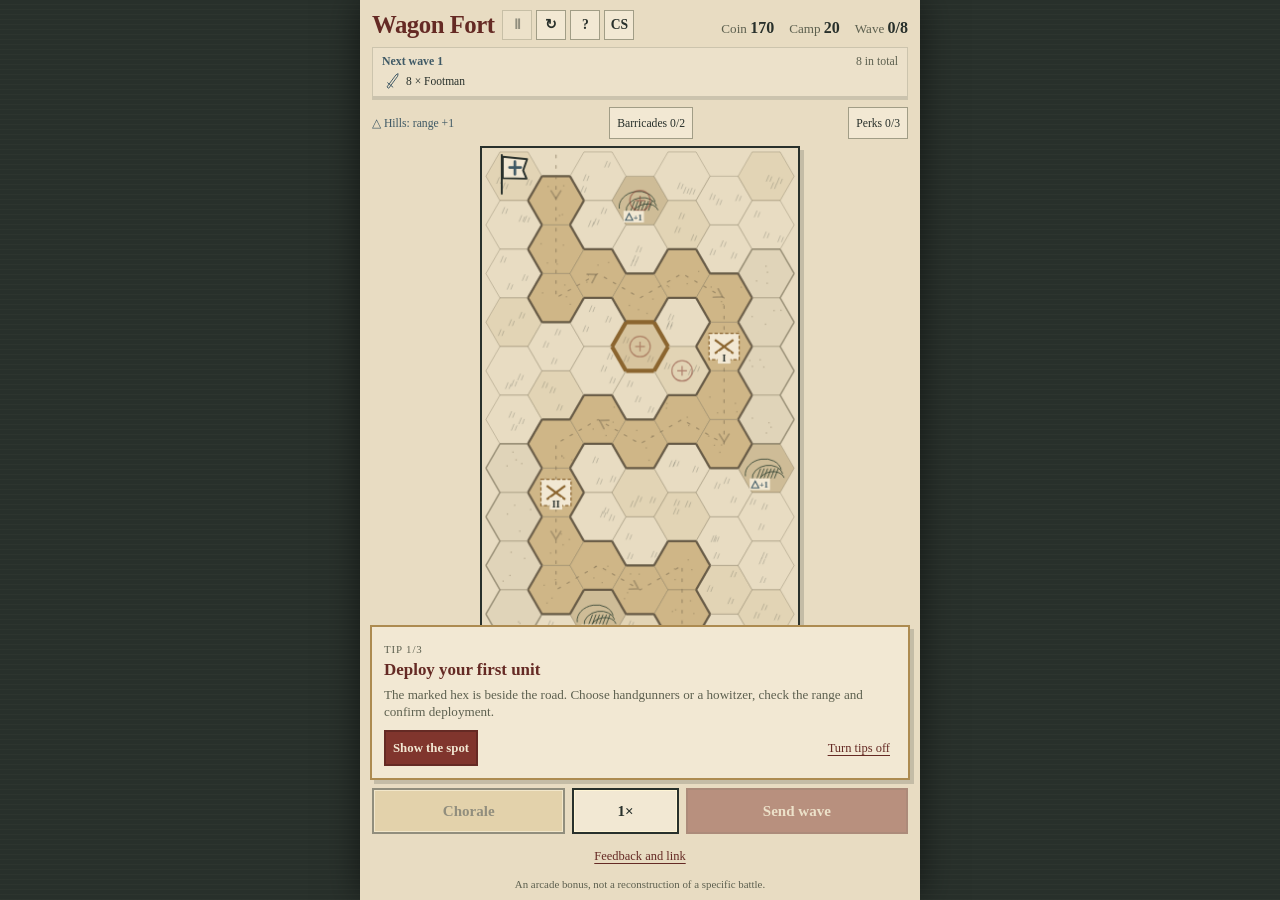
<file: bonus/vozova-hradba/index.html>
<!doctype html>
<html lang="cs">
<head>
    <meta charset="utf-8">
    <meta name="viewport" content="width=device-width, initial-scale=1, viewport-fit=cover">
    <meta name="description" content="Vozová hradba: samostatná minihra ze světa Husitských válek.">
    <title>Vozová hradba · Husitské války</title>
    <link rel="stylesheet" href="style.css?v=9">
</head>
<body>
    <main id="app" class="app">
        <header class="hud">
            <div class="brand-row">
                <h1 id="title">Vozová hradba</h1>
                <div class="small-actions">
                    <button id="pause-button" class="icon-button" type="button" aria-label="Pozastavit hru" title="Pauza (P)" disabled>Ⅱ</button>
                    <button id="restart-button" class="icon-button" type="button" aria-label="Nová obrana" title="Nová obrana">↻</button>
                    <button id="help-button" class="icon-button" type="button" aria-label="Jak hrát">?</button>
                    <button id="language-button" class="icon-button lang-button" type="button" aria-label="Switch to English">EN</button>
                </div>
            </div>
            <div class="stats" aria-live="off">
                <span><span id="gold-label">Groše</span> <strong id="gold-value">170</strong></span>
                <span id="camp-wrap"><span id="camp-label">Tábor</span> <strong id="camp-value">20</strong></span>
                <span><span id="wave-label">Vlna</span> <strong id="wave-value">0/8</strong></span>
            </div>
        </header>

        <section class="wave-brief" aria-label="Průběh a složení vlny">
            <div class="wave-caption"><strong id="wave-heading"></strong><span id="wave-remaining"></span></div>
            <div id="wave-roster" class="wave-roster"></div>
            <progress id="wave-progress" max="1" value="0" aria-label="Průběh vlny"></progress>
        </section>

        <nav class="map-tools" aria-label="Terén a příprava obrany" id="map-tools">
            <span id="hill-legend">△ Návrší: dostřel +1</span>
            <button id="barricades-button" type="button">Záseky 0/2</button>
            <button id="tactics-button" type="button">Výhody 0/3</button>
        </nav>

        <section id="stage" class="stage" aria-label="Herní mapa">
            <canvas id="battlefield" tabindex="0" aria-label="Klikatá cesta shora k husitskému táboru. Klepni na volné pole u cesty a postav oddíl."></canvas>
            <div id="paused-banner" class="paused-banner" hidden></div>
        </section>

        <p id="message" class="message" role="status" aria-live="polite">Klepni na volné pole u cesty a postav první oddíl.</p>
        <div class="controls">
            <button id="choral-button" class="action-button choral" type="button" disabled>Chorál</button>
            <button id="speed-button" class="action-button speed" type="button" aria-label="Rychlost hry">1×</button>
            <button id="wave-button" class="action-button primary" type="button">Vyslat vlnu</button>
        </div>
        <button id="feedback-button" class="text-button tester-link" type="button">Postřehy a odkaz</button>
        <p class="historical-note" id="historical-note">Bonusová arkáda, nikoli rekonstrukce konkrétní bitvy.</p>

        <section id="coach" class="coach" aria-label="Krátké zaučení" hidden>
            <span id="coach-progress" class="coach-progress"></span>
            <h2 id="coach-title"></h2>
            <p id="coach-body"></p>
            <div class="coach-actions">
                <button id="coach-action" class="action-button primary" type="button"></button>
                <button id="coach-skip" class="text-button" type="button">Vypnout tipy</button>
            </div>
        </section>
        <section id="build-sheet" class="sheet" aria-labelledby="sheet-title" hidden></section>
        <div id="overlay" class="overlay" hidden>
            <section class="overlay-card" role="dialog" aria-modal="true" aria-labelledby="overlay-title" tabindex="-1">
                <h2 id="overlay-title"></h2>
                <div id="overlay-body"></div>
                <button id="overlay-button" class="action-button primary" type="button"></button>
                <button id="overlay-secondary" class="action-button" type="button" hidden></button>
            </section>
        </div>
    </main>
    <script src="shared/unitTypes.js?v=8.17"></script>
    <script src="shared/WoodcutRenderer.js?v=8.26"></script>
    <script src="game.js?v=9"></script>
    <script src="session.js?v=9"></script>
    <script src="ui.js?v=9"></script>
</body>
</html>
</file>
<file: style.css>
/* Vstupní stylesheet. Pořadí importů je součástí kaskády.
   Základ a komponenty → společná zpětná vazba → dřevořez → dotykové rozložení.
   Při vydání změny bumpnout verzi tady i v index.html. */
@import url("styles/base.css?v=8.2");
@import url("styles/battle.css?v=8.2");
@import url("styles/dialogs-and-help.css?v=8.2");
@import url("styles/campaign.css?v=8.2");
@import url("styles/menu-and-results.css?v=8.2");
@import url("styles/feedback.css?v=8.7");
@import url("styles/field-theme.css?v=8.12");
@import url("styles/touch-and-layout.css?v=8.11");
</file>
<file: bonus/vozova-hradba/style.css>
/* Stejný dřevořezový jazyk a barvy jako bojiště hlavní hry. */
:root {
    color-scheme: light;
    --field-page: #e8dcc2;
    --field-page-light: #f2e8d3;
    --field-ink: #28302b;
    --field-ink-soft: #5d604f;
    --field-rule: #a19d86;
    --field-red: #80352d;
    --field-red-dark: #652a24;
    --field-blue: #3f5965;
    --field-gold: #ad8b50;
    font-family: 'Palatino Linotype', 'Book Antiqua', Palatino, Georgia, serif;
}
* { box-sizing: border-box; }
body {
    margin: 0;
    min-height: 100dvh;
    background: repeating-linear-gradient(0deg, rgba(255,242,196,.025) 0 1px, transparent 1px 5px), var(--field-ink);
    color: var(--field-ink);
}
button { font: inherit; color: inherit; cursor: pointer; }
button:disabled { cursor: default; opacity: .45; }
input, select, textarea { font: inherit; color: inherit; }
.text-button { border: 0; background: none; text-decoration: underline; text-underline-offset: 3px; min-height: 30px; padding: 4px 6px; color: var(--field-red-dark); font-size: .78rem; }
.tester-link { flex: 0 0 auto; align-self: center; }
[hidden] { display: none !important; }
:focus-visible { outline: 3px solid var(--field-gold); outline-offset: 2px; }

.app {
    position: relative;
    display: flex;
    flex-direction: column;
    gap: 7px;
    width: min(100%, 560px);
    min-height: 640px;
    height: 100dvh;
    margin: 0 auto;
    padding: 10px 12px calc(10px + env(safe-area-inset-bottom, 0px));
    background: var(--field-page);
    box-shadow: 0 0 35px #0008;
    overflow: hidden;
}
.hud { flex: 0 0 auto; display: flex; align-items: baseline; justify-content: space-between; gap: 8px; flex-wrap: wrap; }
.brand-row { display: flex; align-items: center; gap: 8px; }
.brand-row h1 {
    margin: 0;
    color: var(--field-red-dark);
    font-size: clamp(1.2rem, 4vw, 1.55rem);
    line-height: 1;
    letter-spacing: -.02em;
}
.small-actions { display: flex; gap: 4px; }
.icon-button {
    width: 30px;
    height: 30px;
    padding: 0;
    border: 1px solid var(--field-rule);
    background: var(--field-page-light);
    font-weight: bold;
    line-height: 1;
    font-size: .85rem;
}
.icon-button:hover { background: #e1d2ad; }
.icon-button[aria-pressed="true"] { background: var(--field-red); color: var(--field-page-light); }
.stats { display: flex; gap: clamp(6px, 2vw, 15px); font-size: .82rem; color: var(--field-ink-soft); font-variant-numeric: tabular-nums; }
.stats strong { color: var(--field-ink); font-size: 1rem; }
.stats .low strong { color: var(--field-red); }
.wave-brief { flex: 0 0 auto; padding: 6px 9px 0; background: #f2e8d380; border: 1px solid #a19d8670; }
.wave-caption { display: flex; justify-content: space-between; gap: 8px; font-size: .74rem; color: var(--field-ink-soft); }
.wave-caption strong { color: var(--field-blue); }
.wave-roster { display: flex; align-items: center; flex-wrap: wrap; gap: 3px 13px; min-height: 24px; }
.enemy-badge { display: inline-flex; align-items: center; gap: 4px; font-size: .72rem; white-space: nowrap; }
.enemy-badge > span:first-child { display: flex; }
.enemy-badge .woodcut-icon { width: 20px; height: 20px; color: var(--field-blue); }
#wave-progress { display: block; appearance: none; width: calc(100% + 18px); height: 3px; margin: 3px -9px 0; border: 0; background: #a19d8640; color: var(--field-blue); }
#wave-progress::-webkit-progress-bar { background: #a19d8640; }
#wave-progress::-webkit-progress-value { background: var(--field-blue); }
#wave-progress::-moz-progress-bar { background: var(--field-blue); }
.map-tools { flex: 0 0 auto; display: flex; align-items: center; justify-content: space-between; gap: 5px; font-size: .73rem; }
.map-tools > span { color: var(--field-blue); }
.map-tools button { min-height: 32px; padding: 4px 7px; border: 1px solid var(--field-rule); background: var(--field-page-light); white-space: nowrap; }
.map-tools button:hover { background: #dfd0ab; }
.stage { position: relative; flex: 1 1 auto; min-height: 0; display: grid; place-items: start center; overflow: hidden; }
.paused-banner { position: absolute; z-index: 2; top: 8px; left: 50%; transform: translateX(-50%); padding: 6px 12px; color: var(--field-page-light); background: var(--field-red); border: 1px solid var(--field-ink); font-size: .8rem; white-space: nowrap; pointer-events: none; box-shadow: 2px 2px 0 #28302b50; }
#battlefield {
    display: block;
    max-width: 100%;
    max-height: 100%;
    border: 2px solid var(--field-ink);
    box-shadow: 4px 4px 0 #28302b30;
    touch-action: none;
    background: var(--field-page);
    cursor: crosshair;
}
.message {
    flex: 0 0 auto;
    min-height: 2.7em;
    margin: 0;
    color: var(--field-ink-soft);
    font-size: .87rem;
    line-height: 1.3;
}
.controls { flex: 0 0 auto; display: grid; grid-template-columns: 1fr .55fr 1.15fr; gap: 7px; }
.action-button {
    min-height: 46px;
    padding: 8px 7px;
    border: 2px solid var(--field-ink);
    border-radius: 0;
    background: var(--field-page-light);
    font-weight: bold;
    font-size: .94rem;
    box-shadow: inset 0 0 0 1px #fff5d5;
}
.action-button:hover:not(:disabled) { background: #e2d5b5; }
.action-button:active:not(:disabled) { transform: translate(1px, 1px); }
.action-button.primary { color: var(--field-page-light); background: var(--field-red); border-color: var(--field-red-dark); box-shadow: none; }
.action-button.primary:hover:not(:disabled) { background: var(--field-red-dark); }
.action-button.choral { background: #dec791; }
.action-button.choral.active { color: var(--field-page-light); background: var(--field-gold); opacity: 1; }
.historical-note { flex: 0 0 auto; margin: 0; color: var(--field-ink-soft); text-align: center; font-size: .68rem; }

.sheet {
    position: absolute;
    z-index: 5;
    bottom: 9px;
    left: 8px;
    right: 8px;
    padding: 10px;
    border: 2px solid var(--field-ink);
    background: var(--field-page-light);
    box-shadow: 0 -6px 0 #28302b1e, 0 10px 30px #161c19a0;
    overflow-y: auto;
    overscroll-behavior: contain;
}
.coach { position: absolute; z-index: 3; left: 10px; right: 10px; padding: 12px; border: 2px solid var(--field-gold); background: var(--field-page-light); box-shadow: 4px 4px 0 #28302b30; }
.coach-progress { color: var(--field-ink-soft); font-size: .68rem; text-transform: uppercase; letter-spacing: .08em; }
.coach h2 { margin: 3px 0 6px; color: var(--field-red-dark); font-size: 1.06rem; }
.coach p { margin: 0 0 9px; color: var(--field-ink-soft); font-size: .82rem; line-height: 1.35; }
.coach-actions { display: flex; justify-content: space-between; align-items: center; gap: 8px; }
.coach .action-button { min-height: 36px; font-size: .8rem; }
.sheet-heading { display: flex; justify-content: space-between; align-items: center; gap: 10px; margin-bottom: 8px; }
.sheet h2 { margin: 0; color: var(--field-red-dark); font-size: 1.15rem; }
.close-button { border: 0; background: none; color: var(--field-ink-soft); font-size: 1.7rem; line-height: 1; min-width: 32px; min-height: 32px; }
.close-button:hover { color: var(--field-ink); }
.options { display: grid; grid-template-columns: repeat(2, minmax(0, 1fr)); gap: 8px; }
.option {
    display: grid;
    grid-template-columns: 30px minmax(0, 1fr);
    gap: 2px 6px;
    min-height: 58px;
    padding: 6px 8px;
    border: 1px solid var(--field-rule);
    border-top: 3px solid var(--field-ink);
    background: var(--field-page);
    text-align: left;
}
.option:hover:not(:disabled), .option:focus-visible { background: #dfd0ab; }
.option.selected { border-color: var(--field-red); background: #e2cfaa; box-shadow: inset 0 0 0 1px var(--field-red); }
.option-icon { grid-row: 1 / 3; align-self: center; display: flex; }
.option .woodcut-icon { width: 30px; height: 30px; color: var(--field-red); }
.option-name { display: flex; flex-wrap: wrap; justify-content: space-between; gap: 0 4px; font-weight: bold; font-size: .9rem; }
.option-name b { margin-left: auto; color: var(--field-red-dark); font-variant-numeric: tabular-nums; }
.option-desc { grid-column: 2; color: var(--field-ink-soft); font-size: .72rem; line-height: 1.25; }
.option.unaffordable .option-name b { color: var(--field-ink-soft); }
.build-detail { margin: 8px 0; font-size: .78rem; line-height: 1.3; color: var(--field-ink-soft); min-height: 2.6em; }
.build-detail.placement-warning { color: var(--field-red); font-weight: bold; }
.build-footer { display: grid; grid-template-columns: 1fr auto; gap: 10px; align-items: center; border-top: 1px solid #a19d8670; padding-top: 8px; }
.build-stats { color: var(--field-ink-soft); font-size: .74rem; line-height: 1.4; }
.build-footer .action-button { min-height: 42px; padding-inline: 15px; font-size: .85rem; }
.sheet-info { color: var(--field-ink-soft); font-size: .88rem; line-height: 1.35; margin: 2px 0 12px; }
.effect-note { margin: 0 0 8px; color: var(--field-ink-soft); font-size: .76rem; line-height: 1.4; }
.effect-live { margin: 0 0 12px; color: var(--field-red); font-size: .76rem; font-weight: bold; font-variant-numeric: tabular-nums; }
.upgrade-preview { margin: 0 0 12px; padding-top: 8px; border-top: 1px solid #a19d8670; color: var(--field-blue); font-size: .77rem; line-height: 1.4; }
.sheet-actions { display: grid; grid-template-columns: 1fr 1fr; gap: 8px; }
.terrain-note, .tactic-note { margin: 6px 0; color: var(--field-blue); font-size: .77rem; line-height: 1.35; }
.terrain-note { padding-left: 8px; border-left: 3px solid var(--field-gold); }
.route-tabs { display: grid; grid-template-columns: 1fr 1fr; gap: 8px; margin-bottom: 8px; }
.route-tab { min-height: 36px; border: 1px solid var(--field-rule); background: var(--field-page); font-size: .8rem; }
.route-tab[aria-pressed="true"] { border-color: var(--field-red); background: #e2cfaa; }
.barricade-action { width: 100%; }

.overlay { position: absolute; z-index: 7; inset: 0; display: grid; place-items: center; padding: 18px; background: #19201bc2; }
.overlay-card {
    display: flex;
    flex-direction: column;
    width: min(100%, 390px);
    padding: 22px;
    border: 2px solid var(--field-ink);
    border-top: 5px solid var(--field-red);
    background: var(--field-page-light);
    box-shadow: 7px 7px 0 #0007;
    text-align: center;
    max-height: 100%;
    overflow: hidden;
}
.overlay-card h2 { flex: 0 0 auto; color: var(--field-red-dark); font-size: 1.8rem; margin: 0 0 8px; }
#overlay-body { min-height: 0; overflow-y: auto; overscroll-behavior: contain; }
.overlay-card p { color: var(--field-ink-soft); margin: 8px 0; }
.overlay-card ul { color: var(--field-ink-soft); text-align: left; padding-left: 20px; line-height: 1.4; }
.overlay-card .action-button { flex: 0 0 auto; margin-top: 10px; width: 100%; }
.choice-list { display: grid; gap: 10px; margin: 15px 0; }
.choice-card { display: grid; grid-template-columns: 32px minmax(0, 1fr); gap: 4px 9px; padding: 12px; border: 1px solid var(--field-rule); border-left: 4px solid var(--field-ink); background: var(--field-page); text-align: left; }
.choice-card[aria-pressed="true"] { border-color: var(--field-red); background: #e2cfaa; box-shadow: inset 0 0 0 1px var(--field-red); }
.choice-card:hover { background: #dfd0ab; }
.choice-card .woodcut-icon { width: 32px; height: 32px; color: var(--field-red); }
.choice-card > span:first-child { grid-row: 1 / 3; align-self: center; }
.choice-card strong { color: var(--field-red-dark); font-size: 1rem; }
.choice-card small { grid-column: 2; color: var(--field-ink-soft); font-size: .8rem; line-height: 1.4; }
.overlay-card .choice-note { font-size: .78rem; line-height: 1.4; }
.perk-record { border-top: 1px solid var(--field-rule); padding: 10px 0; text-align: left; }
.perk-record strong { color: var(--field-red-dark); }
.perk-record p { font-size: .85rem; line-height: 1.4; }
.result-card { width: min(100%, 460px); }
.overlay-card .result-grade { color: var(--field-gold); font-weight: bold; }
.result-stats { display: grid; grid-template-columns: repeat(3, 1fr); gap: 6px; margin: 14px 0 8px; }
.result-stats > div { display: flex; flex-direction: column; gap: 3px; padding: 8px 3px; background: var(--field-page); border-bottom: 2px solid var(--field-gold); }
.result-stats strong { font-size: 1.35rem; font-variant-numeric: tabular-nums; }
.result-stats span { color: var(--field-ink-soft); font-size: .7rem; }
.record-line { font-size: .75rem; }
.result-table { width: 100%; margin-top: 16px; border-collapse: collapse; text-align: right; font-size: .83rem; font-variant-numeric: tabular-nums; }
.result-table caption { text-align: left; font-weight: bold; color: var(--field-red-dark); margin-bottom: 8px; }
.result-table th, .result-table td { padding: 7px 3px; border-bottom: 1px solid #a19d8670; }
.result-table th:first-child { text-align: left; }
.result-table thead { font-size: .71rem; color: var(--field-ink-soft); }
.overlay-card .result-note { font-size: .68rem; line-height: 1.4; text-align: left; }
.result-support { padding: 10px; margin: 14px 0; border-left: 3px solid var(--field-gold); background: var(--field-page); text-align: left; }
.overlay-card h3 { font-size: .93rem; color: var(--field-red-dark); margin: 9px 0 5px; }
.result-support h3 { margin-top: 0; }
.result-support p, .result-perks { font-size: .8rem; line-height: 1.35; }
.result-hint { text-align: left; border-top: 1px solid var(--field-rule); padding-top: 10px; margin-top: 12px; }
.result-hint strong { color: var(--field-red-dark); font-size: .85rem; }
.result-hint p { font-size: .81rem; line-height: 1.4; }
.feedback-form { display: grid; gap: 12px; margin: 14px 0; text-align: left; }
.feedback-form label { display: grid; gap: 5px; color: var(--field-ink); font-size: .8rem; font-weight: bold; }
.feedback-form select, .feedback-form textarea { width: 100%; min-width: 0; padding: 8px; border: 1px solid var(--field-rule); border-radius: 0; background: #fff8e8; font-size: 16px; font-weight: normal; }
.feedback-form select { min-height: 42px; }
.feedback-form textarea { resize: vertical; }
.copy-status { font-size: .78rem; line-height: 1.4; }

@media (max-width: 430px) {
    .app { padding-inline: 8px; }
    .hud { align-items: center; }
    .brand-row { width: 100%; justify-content: space-between; gap: 4px; }
    .icon-button { width: 32px; height: 32px; }
    .stats { width: 100%; justify-content: space-between; }
    .message { min-height: 3.8em; font-size: .81rem; }
    .option { padding: 6px; grid-template-columns: 28px minmax(0, 1fr); gap: 2px 5px; }
    .option-name { font-size: .82rem; }
    .option-desc { font-size: .69rem; }
    .build-footer { gap: 7px; }
    .build-footer .action-button { padding-inline: 9px; }
    .map-tools { font-size: .67rem; gap: 4px; }
    .map-tools button { padding-inline: 5px; }
    .overlay { padding: 12px; }
    .overlay-card { padding: 16px; }
    .coach { padding: 9px; }
    .coach p { font-size: .76rem; }
    .result-table { font-size: .77rem; }
}
@media (max-height: 720px) {
    .app { min-height: 0; gap: 5px; }
    .message { min-height: 2.5em; }
}
@media (max-height: 640px) {
    .app { gap: 4px; padding-top: 6px; padding-bottom: max(6px, env(safe-area-inset-bottom, 0px)); }
    .wave-brief { position: relative; display: flex; flex-wrap: wrap; align-items: center; gap: 2px 6px; padding: 3px 6px 5px; }
    .wave-caption { display: contents; }
    .wave-caption strong { font-size: .68rem; }
    #wave-remaining { display: none; }
    .wave-roster { flex: 1; justify-content: flex-end; min-height: 20px; gap: 3px 6px; }
    .enemy-badge { font-size: .65rem; gap: 2px; }
    .enemy-badge .woodcut-icon { width: 16px; height: 16px; }
    #wave-progress { position: absolute; left: 0; bottom: 0; margin: 0; width: 100%; }
    .message { font-size: .76rem; line-height: 1.25; }
    .historical-note { display: none; }
}
</file>
